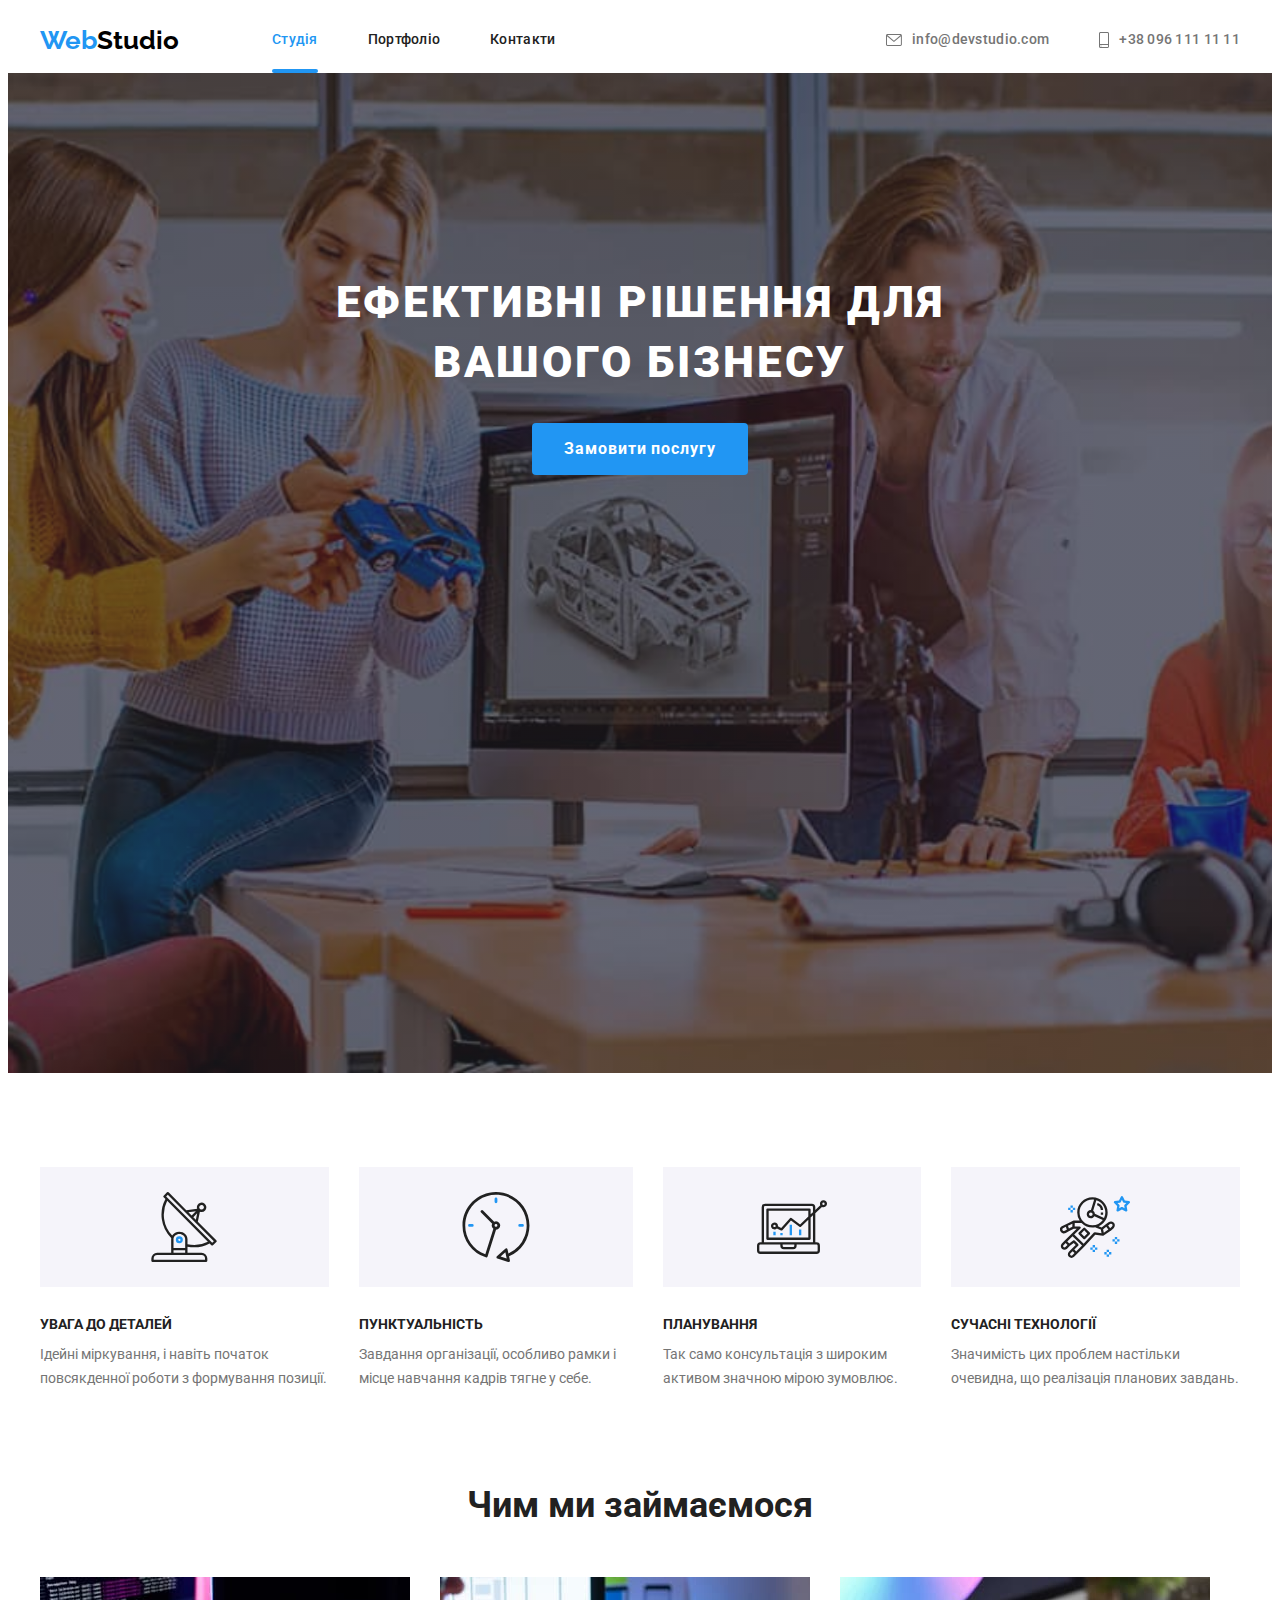
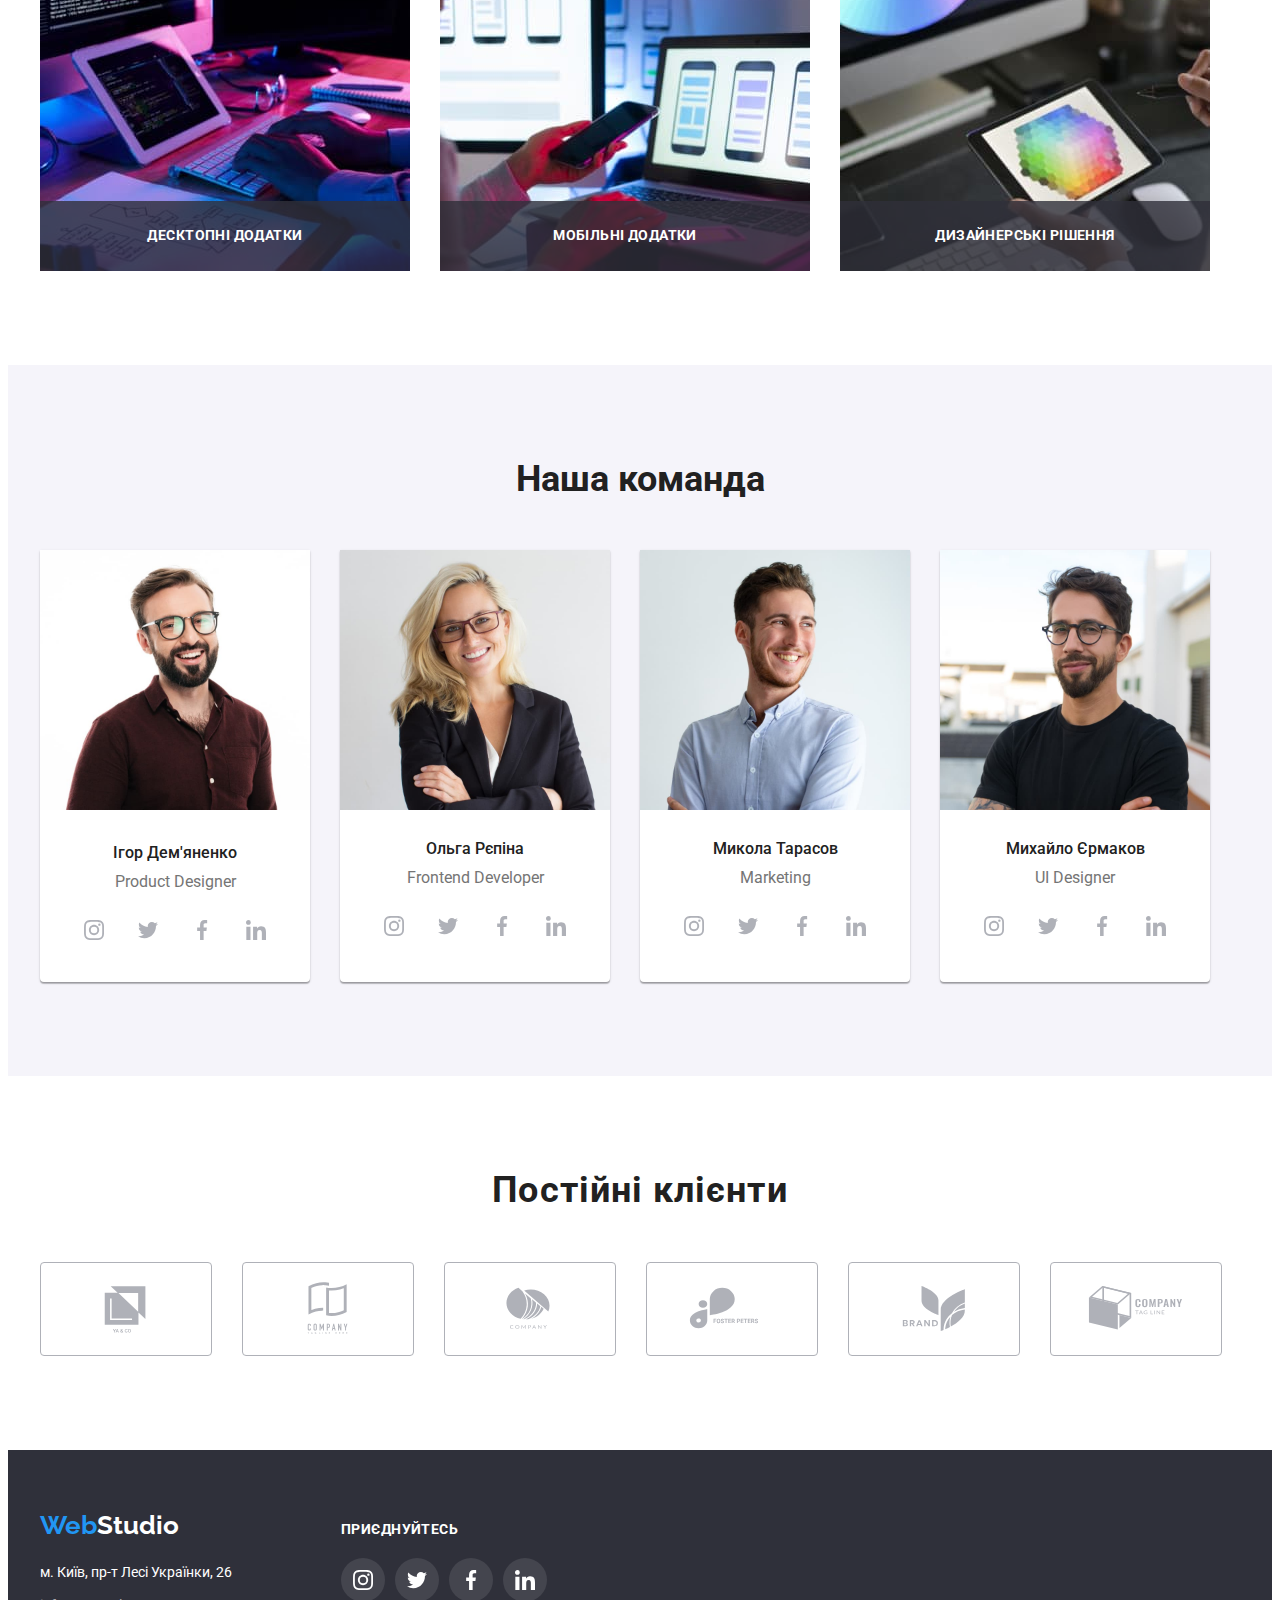
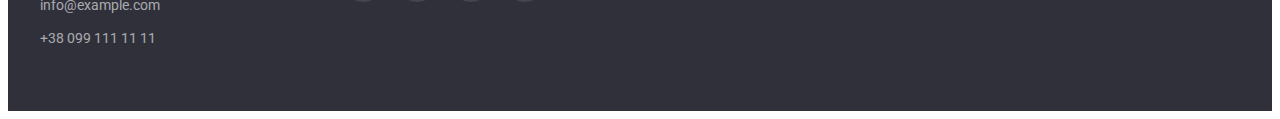
<file: index.html>
<!DOCTYPE html>
<html lang="uk">
  <head>
    <meta charset="UTF-8" />
    <meta http-equiv="X-UA-Compatible" content="IE=edge" />
    <meta name="viewport" content="width=device-width, initial-scale=1.0" />
    <link rel="preconnect" href="https://fonts.googleapis.com" />
    <link rel="preconnect" href="https://fonts.gstatic.com" crossorigin />
    <link
      href="https://fonts.googleapis.com/css2?family=Raleway:wght@700&family=Roboto:wght@400;500;700;900&display=swap"
      rel="stylesheet"
    />
    <link
      rel="stylesheet"
      href="https://cdnjs.cloudflare.com/ajax/libs/modern-normalize/1.1.0/modern-normalize.min.css"
      integrity="sha512-wpPYUAdjBVSE4KJnH1VR1HeZfpl1ub8YT/NKx4PuQ5NmX2tKuGu6U/JRp5y+Y8XG2tV+wKQpNHVUX03MfMFn9Q=="
      crossorigin="anonymous"
      referrerpolicy="no-referrer"
    />
    <link rel="stylesheet" href="css/styles.css" />
    <title>HW-5</title>
  </head>
  <body>
    <header class="header">
      <div class="container header-container">
        <a lang="en" href="./index.html" class="logo-header logo link"
          ><span class="logo-blue">Web</span>Studio</a
        >
        <ul class="header-nav list">
          <li class="header-nav-item">
            <a href="./index.html" class="header-link current link">Студія</a>
          </li>
          <li class="header-nav-item">
            <a href="./portfolio.html" class="header-link link">Портфоліо</a>
          </li>
          <li class="header-nav-item">
            <a href="" class="header-link link">Контакти</a>
          </li>
        </ul>
        <ul class="header-contacts list">
          <li class="header-contacts-item">
            <a
              href="mailto:info@devstudio.com"
              class="header-contact-list-item link"
            >
              <svg width="16" height="12" class="contacts-icon">
                <use href="./images/icons.svg#icon-envelope"></use>
              </svg>
              <div>info@devstudio.com</div></a
            >
          </li>
          <li class="header-contacts-item">
            <a href="tel:+380961111111" class="header-contact-list-item link">
              <svg width="10" height="16" class="contacts-icon">
                <use href="./images/icons.svg#icon-smartphone"></use>
              </svg>
              <div>+38 096 111 11 11</div></a
            >
          </li>
        </ul>
      </div>
    </header>
    <main>
      <section class="hero-section">
        <div class="container">
          <h1 class="hero-title">Ефективні рішення для вашого бізнесу</h1>
          <button data-modal-open type="button" class="hero-btn btn">
            Замовити послугу
          </button>
        </div>
      </section>
      <section class="benefits-section section">
        <div class="container">
          <h2 class="visually-hidden">Переваги WebStudio</h2>
          <ul class="benefits-list list">
            <li class="benefits-list-item">
              <div class="icon-benefits-bg">
                <svg width="70" height="70">
                  <use href="./images/icons.svg#icon-antenna-1"></use>
                </svg>
              </div>
              <h3 class="benefits-item-title">Увага до деталей</h3>
              <p class="benefits-caption">
                Ідейні міркування, і навіть початок повсякденної роботи з
                формування позиції.
              </p>
            </li>
            <li class="benefits-list-item">
              <div class="icon-benefits-bg">
                <svg width="70" height="70">
                  <use href="./images/icons.svg#icon-clock-1"></use>
                </svg>
              </div>
              <h3 class="benefits-item-title">Пунктуальність</h3>
              <p class="benefits-caption">
                Завдання організації, особливо рамки і місце навчання кадрів
                тягне у себе.
              </p>
            </li>
            <li class="benefits-list-item">
              <div class="icon-benefits-bg">
                <svg width="70" height="70">
                  <use href="./images/icons.svg#icon-diagram-1"></use>
                </svg>
              </div>
              <h3 class="benefits-item-title">Планування</h3>
              <p class="benefits-caption">
                Так само консультація з широким активом значною мірою зумовлює.
              </p>
            </li>
            <li class="benefits-list-item">
              <div class="icon-benefits-bg">
                <svg width="70" height="70">
                  <use href="./images/icons.svg#icon-astronaut-1"></use>
                </svg>
              </div>
              <h3 class="benefits-item-title">Сучасні технології</h3>
              <p class="benefits-caption">
                Значимість цих проблем настільки очевидна, що реалізація
                планових завдань.
              </p>
            </li>
          </ul>
        </div>
      </section>

      <section class="work-section section">
        <div class="container">
          <h2 class="work-section-title">Чим ми займаємося</h2>
          <ul class="work-section-list list">
            <li class="work-list-item">
              <div class="work-subscribe-div">
                <img
                  src="./images/what-we-do-1.jpg"
                  width="370"
                  alt="розробка ПЗ"
                  class="work-img img"
                />
                <div class="work-subscribe-back">
                  <p class="work-subscribe">Десктопні додатки</p>
                </div>
              </div>
            </li>
            <li class="work-list-item">
              <div class="work-subscribe-div">
                <img
                  src="./images/what-we-do-2.jpg"
                  width="370"
                  alt="кросплатформеність ПЗ"
                  class="work-img img"
                />
                <div class="work-subscribe-back">
                  <p class="work-subscribe">Мобільні додатки</p>
                </div>
              </div>
            </li>
            <li class="work-list-item">
              <div class="work-subscribe-div">
                <img
                  src="./images/what-we-do-3.jpg"
                  width="370"
                  alt="дизайн ПЗ"
                  class="work-img img"
                />
                <div class="work-subscribe-back">
                  <p class="work-subscribe">Дизайнерські рішення</p>
                </div>
              </div>
            </li>
          </ul>
        </div>
      </section>
      <section class="team-section section">
        <div class="container">
          <h2 class="team-section-title">Наша команда</h2>
          <ul class="team-list list">
            <li class="team-item">
              <img
                width="270"
                src="./images/team-member-1.jpg"
                alt="Product Designer Ігор Дем'яненко"
              />
              <div class="team-caption-block">
                <h3 class="team-item-title">Ігор Дем'яненко</h3>
                <p class="team-item-caption" lang="en">Product Designer</p>
                <ul class="icon-soc-list list">
                  <li class="soc-item">
                    <a href="" class="soc-link link">
                      <svg class="icon-img-soc" width="20" height="20">
                        <use href="./images/icons.svg#icon-instagram-2"></use>
                      </svg>
                    </a>
                  </li>
                  <li class="soc-item">
                    <a href="" class="soc-link link">
                      <svg class="icon-img-soc" width="20" height="20">
                        <use href="./images/icons.svg#icon-twitter-1"></use>
                      </svg>
                    </a>
                  </li>
                  <li class="soc-item">
                    <a href="" class="soc-link link">
                      <svg class="icon-img-soc" width="20" height="20">
                        <use href="./images/icons.svg#icon-facebook-1"></use>
                      </svg>
                    </a>
                  </li>
                  <li class="soc-item">
                    <a href="" class="soc-link link">
                      <svg class="icon-img-soc" width="20" height="20">
                        <use href="./images/icons.svg#icon-linkedin-1"></use>
                      </svg>
                    </a>
                  </li>
                </ul>
              </div>
            </li>
            <li class="team-item">
              <img
                width="270"
                src="./images/team-member-2.jpg"
                alt="Frontend Developer Ольга Рєпіна"
                class="img"
              />
              <div class="team-caption-block">
                <h3 class="team-item-title">Ольга Рєпіна</h3>
                <p class="team-item-caption" lang="en">Frontend Developer</p>
                <ul class="icon-soc-list list">
                  <li class="soc-item">
                    <a href="" class="soc-link link">
                      <svg class="icon-img-soc" width="20" height="20">
                        <use href="./images/icons.svg#icon-instagram-2"></use>
                      </svg>
                    </a>
                  </li>
                  <li class="soc-item">
                    <a href="" class="soc-link link">
                      <svg class="icon-img-soc" width="20" height="20">
                        <use href="./images/icons.svg#icon-twitter-1"></use>
                      </svg>
                    </a>
                  </li>
                  <li class="soc-item">
                    <a href="" class="soc-link link">
                      <svg class="icon-img-soc" width="20" height="20">
                        <use href="./images/icons.svg#icon-facebook-1"></use>
                      </svg>
                    </a>
                  </li>
                  <li class="soc-item">
                    <a href="" class="soc-link link">
                      <svg class="icon-img-soc" width="20" height="20">
                        <use href="./images/icons.svg#icon-linkedin-1"></use>
                      </svg>
                    </a>
                  </li>
                </ul>
              </div>
            </li>
            <li class="team-item">
              <img
                width="270"
                src="./images/team-member-3.jpg"
                alt="Marketing Микола Тарасов"
                class="img"
              />
              <div class="team-caption-block">
                <h3 class="team-item-title">Микола Тарасов</h3>
                <p class="team-item-caption" lang="en">Marketing</p>
                <ul class="icon-soc-list list">
                  <li class="soc-item">
                    <a href="" class="soc-link link">
                      <svg class="icon-img-soc" width="20" height="20">
                        <use href="./images/icons.svg#icon-instagram-2"></use>
                      </svg>
                    </a>
                  </li>
                  <li class="soc-item">
                    <a href="" class="soc-link link">
                      <svg class="icon-img-soc" width="20" height="20">
                        <use href="./images/icons.svg#icon-twitter-1"></use>
                      </svg>
                    </a>
                  </li>
                  <li class="soc-item">
                    <a href="" class="soc-link link">
                      <svg class="icon-img-soc" width="20" height="20">
                        <use href="./images/icons.svg#icon-facebook-1"></use>
                      </svg>
                    </a>
                  </li>
                  <li class="soc-item">
                    <a href="" class="soc-link link">
                      <svg class="icon-img-soc" width="20" height="20">
                        <use href="./images/icons.svg#icon-linkedin-1"></use>
                      </svg>
                    </a>
                  </li>
                </ul>
              </div>
            </li>
            <li class="team-item">
              <img
                width="270"
                src="./images/team-member-4.jpg"
                alt="UI Designer Михайло Єрмаков"
                class="img"
              />
              <div class="team-caption-block">
                <h3 class="team-item-title">Михайло Єрмаков</h3>
                <p class="team-item-caption" lang="en">UI Designer</p>
                <ul class="icon-soc-list list">
                  <li class="soc-item">
                    <a href="" class="soc-link link">
                      <svg class="icon-img-soc" width="20" height="20">
                        <use href="./images/icons.svg#icon-instagram-2"></use>
                      </svg>
                    </a>
                  </li>
                  <li class="soc-item">
                    <a href="" class="soc-link link">
                      <svg class="icon-img-soc" width="20" height="20">
                        <use href="./images/icons.svg#icon-twitter-1"></use>
                      </svg>
                    </a>
                  </li>
                  <li class="soc-item">
                    <a href="" class="soc-link link">
                      <svg class="icon-img-soc" width="20" height="20">
                        <use href="./images/icons.svg#icon-facebook-1"></use>
                      </svg>
                    </a>
                  </li>
                  <li class="soc-item">
                    <a href="" class="soc-link link">
                      <svg class="icon-img-soc" width="20" height="20">
                        <use href="./images/icons.svg#icon-linkedin-1"></use>
                      </svg>
                    </a>
                  </li>
                </ul>
              </div>
            </li>
          </ul>
        </div>
      </section>

      <section class="section">
        <div class="container">
          <h2 class="costumers-title">Постійні клієнти</h2>
          <ul class="costumers-list list">
            <li class="costumers-item">
              <a href="" class="costumers-link link">
                <svg class="costumers-icon" width="106" height="60">
                  <use href="./images/icons.svg#icon-Logo"></use>
                </svg>
              </a>
            </li>
            <li class="costumers-item">
              <a href="" class="costumers-link link">
                <svg class="costumers-icon" width="106" height="60">
                  <use href="./images/icons.svg#icon-Logo2"></use>
                </svg>
              </a>
            </li>
            <li class="costumers-item">
              <a href="" class="costumers-link link">
                <svg class="costumers-icon" width="106" height="60">
                  <use href="./images/icons.svg#icon-Logo3"></use>
                </svg>
              </a>
            </li>
            <li class="costumers-item">
              <a href="" class="costumers-link link">
                <svg class="costumers-icon" width="106" height="60">
                  <use href="./images/icons.svg#icon-Logo4"></use>
                </svg>
              </a>
            </li>
            <li class="costumers-item">
              <a href="" class="costumers-link link">
                <svg class="costumers-icon" width="106" height="60">
                  <use href="./images/icons.svg#icon-Logo5"></use>
                </svg>
              </a>
            </li>
            <li class="costumers-item">
              <a href="" class="costumers-link link">
                <svg class="costumers-icon" width="106" height="60">
                  <use href="./images/icons.svg#icon-Logo6"></use>
                </svg>
              </a>
            </li>
          </ul>
        </div>
      </section>
    </main>
    <footer class="footer">
      <div class="container footer-content">
        <div class="footer-address">
          <a lang="en" href="./index.html" class="logo-footer logo link"
            ><span class="logo-blue">Web</span>Studio</a
          >
          <address class="address">
            <p class="address-city">м. Київ, пр-т Лесі Українки, 26</p>
            <div class="address-block-link">
              <a class="address-mail link" href="mailto:info@example.com"
                >info@example.com</a
              >
              <a class="address-phone link" href="tel:+380991111111"
                >+38 099 111 11 11</a
              >
            </div>
          </address>
        </div>

        <div class="soc-footer">
          <h2 class="soc-footer-title">приєднуйтесь</h2>
          <ul class="icon-soc-list-footer list">
            <li class="soc-item">
              <a href="" class="soc-link footer-soc link">
                <svg class="icon-img-soc" width="20" height="20">
                  <use href="./images/icons.svg#icon-instagram-2"></use>
                </svg>
              </a>
            </li>
            <li class="soc-item">
              <a href="" class="soc-link footer-soc link">
                <svg class="icon-img-soc" width="20" height="20">
                  <use href="./images/icons.svg#icon-twitter-1"></use>
                </svg>
              </a>
            </li>
            <li class="soc-item">
              <a href="" class="soc-link footer-soc link">
                <svg class="icon-img-soc" width="20" height="20">
                  <use href="./images/icons.svg#icon-facebook-1"></use>
                </svg>
              </a>
            </li>
            <li class="soc-item">
              <a href="" class="soc-link footer-soc link">
                <svg class="icon-img-soc" width="20" height="20">
                  <use href="./images/icons.svg#icon-linkedin-1"></use>
                </svg>
              </a>
            </li>
          </ul>
        </div>
      </div>
    </footer>

    <div class="backdrop is-hidden" data-modal>
      <div class="modal">
        <button data-modal-close type="button" class="modal-close btn">
          <svg class="close-icon-svg" width="18" height="18">
            <use href="./images/icons.svg#icon-close-black"></use>
          </svg>
        </button>
      </div>
    </div>

    <script src="./js/modal.js"></script>
  </body>
</html>
</file>
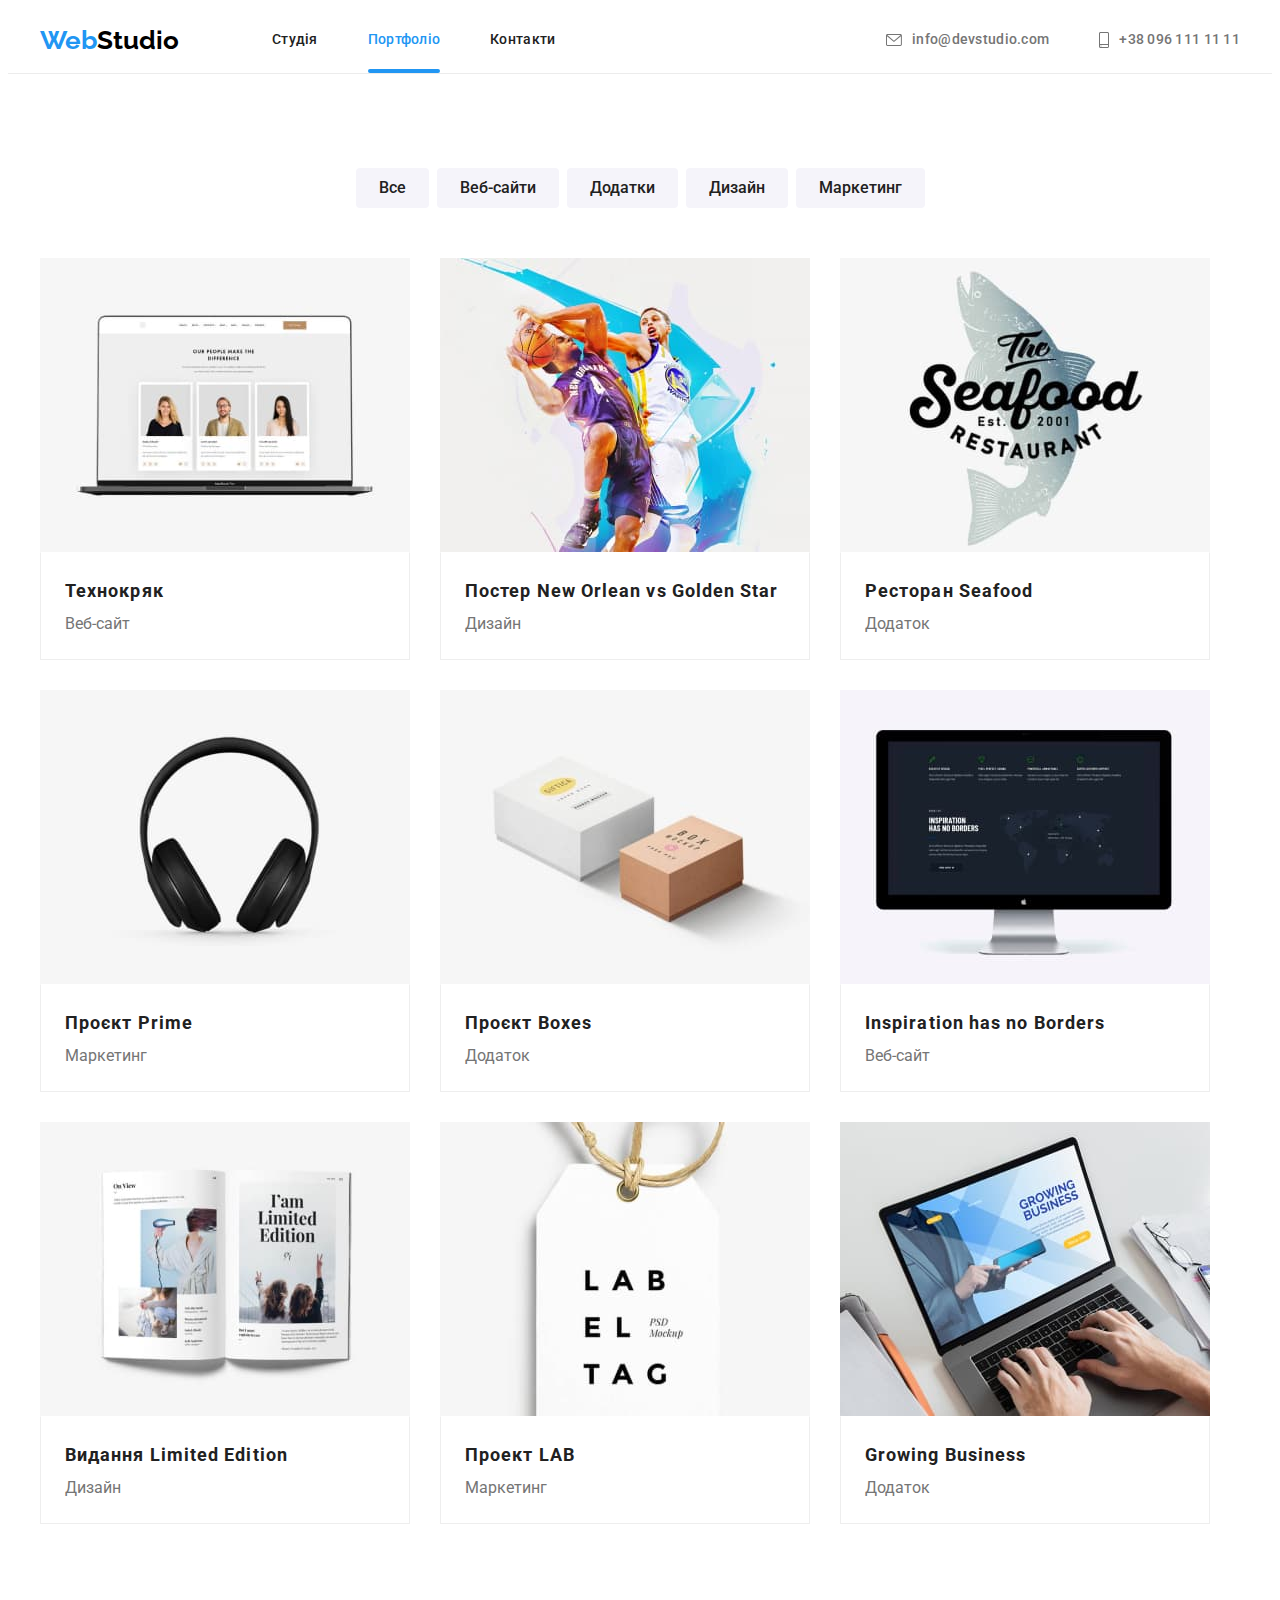
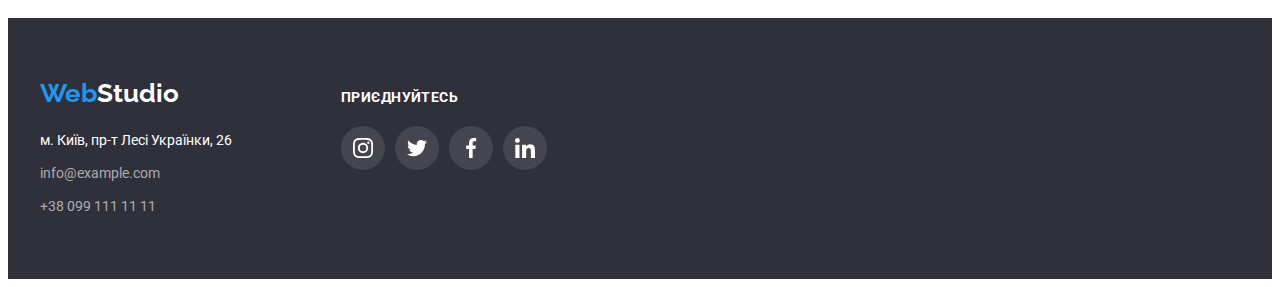
<file: portfolio.html>
<!DOCTYPE html>
<html lang="en">
  <head>
    <meta charset="UTF-8" />
    <meta http-equiv="X-UA-Compatible" content="IE=edge" />
    <meta name="viewport" content="width=device-width, initial-scale=1.0" />
    <link rel="preconnect" href="https://fonts.googleapis.com" />
    <link rel="preconnect" href="https://fonts.gstatic.com" crossorigin />
    <link
      href="https://fonts.googleapis.com/css2?family=Raleway:wght@700&family=Roboto:wght@400;500;700;900&display=swap"
      rel="stylesheet"
    />
    <link
      rel="stylesheet"
      href="https://cdnjs.cloudflare.com/ajax/libs/modern-normalize/1.1.0/modern-normalize.min.css"
      integrity="sha512-wpPYUAdjBVSE4KJnH1VR1HeZfpl1ub8YT/NKx4PuQ5NmX2tKuGu6U/JRp5y+Y8XG2tV+wKQpNHVUX03MfMFn9Q=="
      crossorigin="anonymous"
      referrerpolicy="no-referrer"
    />
    <link rel="stylesheet" href="css/styles.css" />
    <title>Portfolio</title>
  </head>
  <body>
    <header class="header header-portfolio">
      <div class="container header-container">
        <a lang="en" href="./index.html" class="logo-header logo link"
          ><span class="logo-blue">Web</span>Studio</a
        >
        <ul class="header-nav list">
          <li class="header-nav-item">
            <a href="./index.html" class="header-link link">Студія</a>
          </li>
          <li class="header-nav-item">
            <a href="./portfolio.html" class="header-link current link"
              >Портфоліо</a
            >
          </li>
          <li class="header-nav-item">
            <a href="" class="header-link link">Контакти</a>
          </li>
        </ul>
        <ul class="header-contacts list">
          <li class="header-contacts-item">
            <a
              href="mailto:info@devstudio.com"
              class="header-contact-list-item link"
            >
              <svg width="16" height="12" class="contacts-icon">
                <use href="./images/icons.svg#icon-envelope"></use>
              </svg>
              <div>info@devstudio.com</div></a
            >
          </li>
          <li class="header-contacts-item">
            <a href="tel:+380961111111" class="header-contact-list-item link">
              <svg width="10" height="16" class="contacts-icon">
                <use href="./images/icons.svg#icon-smartphone"></use>
              </svg>
              <div>+38 096 111 11 11</div></a
            >
          </li>
        </ul>
      </div>
    </header>
    <main>
      <section class="section">
        <div class="container">
          <h1 class="visually-hidden">Portfolio</h1>
          <ul class="list portfolio-nav-list">
            <li class="portfolio-list-item">
              <button class="portfolio-btn btn" type="button">Все</button>
            </li>
            <li class="portfolio-list-item">
              <button class="portfolio-btn btn" type="button">Веб-сайти</button>
            </li>
            <li class="portfolio-list-item">
              <button class="portfolio-btn btn" type="button">Додатки</button>
            </li>
            <li class="portfolio-list-item">
              <button class="portfolio-btn btn" type="button">Дизайн</button>
            </li>
            <li class="portfolio-list-item">
              <button class="portfolio-btn btn" type="button">Маркетинг</button>
            </li>
          </ul>
          <ul class="list portfolio-works-list">
            <li class="works-list-item">
              <a href="" class="works-link link">
                <div class="portfolio-contain-action">
                  <img
                    width="370"
                    src="./images/portfolio-1.jpg"
                    alt="Технокряк"
                    class="img"
                  />
                  <p class="portfolio-subscribe">
                    Ресурс пропонує комплексні пропозиції з різним рівнем
                    функціоналу та сервісів. Все це дозволить відвідувачу
                    отримати вичерпні відомості про компанію чи приватну особу.
                  </p>
                </div>
                <div class="portfolio-caption-block">
                  <h2 class="works-item-title">Технокряк</h2>
                  <p class="works-item-caption">Веб-сайт</p>
                </div>
              </a>
            </li>
            <li class="works-list-item">
              <a href="" class="works-link link">
                <div class="portfolio-contain-action">
                  <img
                    width="370"
                    src="./images/portfolio-2.jpg"
                    alt="Постер New Orlean vs Golden Star"
                    class="img"
                  />
                  <p class="portfolio-subscribe">
                    Ресурс пропонує комплексні пропозиції з різним рівнем
                    функціоналу та сервісів. Все це дозволить відвідувачу
                    отримати вичерпні відомості про компанію чи приватну особу.
                  </p>
                </div>

                <div class="portfolio-caption-block">
                  <h2 class="works-item-title">
                    Постер New Orlean vs Golden Star
                  </h2>
                  <p class="works-item-caption">Дизайн</p>
                </div>
              </a>
            </li>
            <li class="works-list-item">
              <a href="" class="works-link link">
                <div class="portfolio-contain-action">
                  <img
                    width="370"
                    src="./images/portfolio-3.jpg"
                    alt="Ресторан Seafood"
                    class="img"
                  />
                  <p class="portfolio-subscribe">
                    Ресурс пропонує комплексні пропозиції з різним рівнем
                    функціоналу та сервісів. Все це дозволить відвідувачу
                    отримати вичерпні відомості про компанію чи приватну особу.
                  </p>
                </div>

                <div class="portfolio-caption-block">
                  <h2 class="works-item-title">Ресторан Seafood</h2>
                  <p class="works-item-caption">Додаток</p>
                </div>
              </a>
            </li>
            <li class="works-list-item">
              <a href="" class="works-link link">
                <div class="portfolio-contain-action">
                  <img
                    width="370"
                    src="./images/portfolio-4.jpg"
                    alt="Проєкт Prime"
                    class="img"
                  />
                  <p class="portfolio-subscribe">
                    Ресурс пропонує комплексні пропозиції з різним рівнем
                    функціоналу та сервісів. Все це дозволить відвідувачу
                    отримати вичерпні відомості про компанію чи приватну особу.
                  </p>
                </div>

                <div class="portfolio-caption-block">
                  <h2 class="works-item-title">Проєкт Prime</h2>
                  <p class="works-item-caption">Маркетинг</p>
                </div>
              </a>
            </li>
            <li class="works-list-item">
              <a href="" class="works-link link">
                <div class="portfolio-contain-action">
                  <img
                    width="370"
                    src="./images/portfolio-5.jpg"
                    alt="Проєкт Boxes"
                    class="img"
                  />
                  <p class="portfolio-subscribe">
                    Ресурс пропонує комплексні пропозиції з різним рівнем
                    функціоналу та сервісів. Все це дозволить відвідувачу
                    отримати вичерпні відомості про компанію чи приватну особу.
                  </p>
                </div>

                <div class="portfolio-caption-block">
                  <h2 class="works-item-title">Проєкт Boxes</h2>
                  <p class="works-item-caption">Додаток</p>
                </div>
              </a>
            </li>
            <li class="works-list-item">
              <a href="" class="works-link link">
                <div class="portfolio-contain-action">
                  <img
                    width="370"
                    src="./images/portfolio-6.jpg"
                    alt="Inspiration has no Borders"
                    class="img"
                  />
                  <p class="portfolio-subscribe">
                    Ресурс пропонує комплексні пропозиції з різним рівнем
                    функціоналу та сервісів. Все це дозволить відвідувачу
                    отримати вичерпні відомості про компанію чи приватну особу.
                  </p>
                </div>

                <div class="portfolio-caption-block">
                  <h2 class="works-item-title">Inspiration has no Borders</h2>
                  <p class="works-item-caption">Веб-сайт</p>
                </div>
              </a>
            </li>
            <li class="works-list-item">
              <a href="" class="works-link link">
                <div class="portfolio-contain-action">
                  <img
                    width="370"
                    src="./images/portfolio-7.jpg"
                    alt="Видання Limited Edition"
                    class="img"
                  />
                  <p class="portfolio-subscribe">
                    Ресурс пропонує комплексні пропозиції з різним рівнем
                    функціоналу та сервісів. Все це дозволить відвідувачу
                    отримати вичерпні відомості про компанію чи приватну особу.
                  </p>
                </div>

                <div class="portfolio-caption-block">
                  <h2 class="works-item-title">Видання Limited Edition</h2>
                  <p class="works-item-caption">Дизайн</p>
                </div>
              </a>
            </li>
            <li class="works-list-item">
              <a href="" class="works-link link">
                <div class="portfolio-contain-action">
                  <img
                    width="370"
                    src="./images/portfolio-8.jpg"
                    alt="Проект LAB"
                    class="img"
                  />
                  <p class="portfolio-subscribe">
                    Ресурс пропонує комплексні пропозиції з різним рівнем
                    функціоналу та сервісів. Все це дозволить відвідувачу
                    отримати вичерпні відомості про компанію чи приватну особу.
                  </p>
                </div>

                <div class="portfolio-caption-block">
                  <h2 class="works-item-title">Проект LAB</h2>
                  <p class="works-item-caption">Маркетинг</p>
                </div>
              </a>
            </li>
            <li class="works-list-item">
              <a href="" class="works-link link">
                <div class="portfolio-contain-action">
                  <img
                    width="370"
                    src="./images/portfolio-9.jpg"
                    alt="Growing Business"
                    class="img"
                  />
                  <p class="portfolio-subscribe">
                    Ресурс пропонує комплексні пропозиції з різним рівнем
                    функціоналу та сервісів. Все це дозволить відвідувачу
                    отримати вичерпні відомості про компанію чи приватну особу.
                  </p>
                </div>

                <div class="portfolio-caption-block">
                  <h2 class="works-item-title">Growing Business</h2>
                  <p class="works-item-caption">Додаток</p>
                </div>
              </a>
            </li>
          </ul>
        </div>
      </section>
    </main>
    <footer class="footer">
      <div class="container footer-content">
        <div class="footer-address">
          <a lang="en" href="./index.html" class="logo-footer logo link"
            ><span class="logo-blue">Web</span>Studio</a
          >
          <address class="address">
            <p class="address-city">м. Київ, пр-т Лесі Українки, 26</p>
            <div class="address-block-link">
              <a class="address-mail link" href="mailto:info@example.com"
                >info@example.com</a
              >
              <a class="address-phone link" href="tel:+380991111111"
                >+38 099 111 11 11</a
              >
            </div>
          </address>
        </div>

        <div class="soc-footer">
          <h2 class="soc-footer-title">приєднуйтесь</h2>
          <ul class="icon-soc-list-footer list">
            <li class="soc-item">
              <a href="" class="soc-link footer-soc link">
                <svg class="icon-img-soc" width="20" height="20">
                  <use href="./images/icons.svg#icon-instagram-2"></use>
                </svg>
              </a>
            </li>
            <li class="soc-item">
              <a href="" class="soc-link footer-soc link">
                <svg class="icon-img-soc" width="20" height="20">
                  <use href="./images/icons.svg#icon-twitter-1"></use>
                </svg>
              </a>
            </li>
            <li class="soc-item">
              <a href="" class="soc-link footer-soc link">
                <svg class="icon-img-soc" width="20" height="20">
                  <use href="./images/icons.svg#icon-facebook-1"></use>
                </svg>
              </a>
            </li>
            <li class="soc-item">
              <a href="" class="soc-link footer-soc link">
                <svg class="icon-img-soc" width="20" height="20">
                  <use href="./images/icons.svg#icon-linkedin-1"></use>
                </svg>
              </a>
            </li>
          </ul>
        </div>
      </div>
    </footer>
  </body>
</html>
</file>
<file: css/styles.css>
body {
  color: #757575;
  font-family: "Roboto", sans-serif;
}

p,
h1,
h2,
h3,
h4,
h5,
h6 {
  margin: 0;
}

ul {
  margin: 0;
  padding: 0;
}

:root {
  --f-s-backgroud-color: #2f303a;
  --link-logo-blue: #2196f3;
  --white-color: #ffffff;
  --title-color: #212121;
}

.section {
  padding-top: 94px;
  padding-bottom: 94px;
}

.container {
  width: 1200px;
  margin: 0 auto;
  padding-left: 15px;
  padding-right: 15px;
}

.visually-hidden {
  position: absolute;
  white-space: nowrap;
  width: 1px;
  height: 1px;
  overflow: hidden;
  border: 0;
  padding: 0;
  clip: rect(0 0 0 0);
  clip-path: inset(50%);
  margin: -1px;
}

.list {
  list-style: none;
}

.link {
  text-decoration: none;
  color: inherit;
}

.img {
  display: block;
}

.btn {
  cursor: pointer;
  font-family: inherit;
  border: 1px solid transparent;
}

.header-link.current {
  position: relative;
  color: var(--link-logo-blue);
}

/* --------------------------Header styles------------------------------- */

.logo-header {
  color: #000000;

  font-family: "Raleway", sans-serif;
  font-weight: 700;
  font-size: 26px;
  line-height: 1.19;
}

.logo-blue {
  color: var(--link-logo-blue);
}

.header-link {
  color: var(--title-color);

  padding-top: 24px;
  padding-bottom: 25px;
}

.header-link:hover,
.header-link:focus {
  color: var(--link-logo-blue);
}

.header-contact-list-item,
.header-link {
  display: flex;
  align-items: center;
  fill: currentColor;

  font-weight: 500;
  font-size: 14px;
  line-height: 1.14;
  letter-spacing: 0.02em;

  transition: color 250ms cubic-bezier(0.4, 0, 0.2, 1);
}

.header-contact-list-item:hover,
.header-contact-list-item:focus {
  color: var(--link-logo-blue);
}

.contacts-icon {
  margin-right: 10px;
}

/* -----------------------main sstyles-------------------- */
/* HERO section */
.hero-section {
  background-color: var(--f-s-backgroud-color);

  max-width: 1600px;
  height: 600px;
  margin-left: auto;
  margin-right: auto;
  background-image: linear-gradient(
      rgba(47, 48, 58, 0.4),
      rgba(47, 48, 58, 0.4)
    ),
    url(../images/hero-bg.jpg);
  background-size: cover;
  background-position: center;
}

.hero-title {
  color: var(--white-color);
  text-align: center;

  width: 696px;
  margin: 0 auto;

  font-weight: 900;
  font-size: 44px;
  line-height: 1.36;
  text-align: center;
  letter-spacing: 0.06em;
  text-transform: uppercase;
}

.hero-btn {
  display: block;

  color: var(--white-color);
  background-color: var(--link-logo-blue);

  border-radius: 4px;
  width: 216px;
  margin: 0 auto;
  margin-top: 30px;
  padding: 10px;

  font-weight: 700;
  font-size: 16px;
  line-height: 1.88;
  letter-spacing: 0.06em;

  transition: background-color 250ms cubic-bezier(0.4, 0, 0.2, 1);
}

.hero-btn:hover,
.hero-btn:focus {
  background-color: #188ce8;
}

/* benefots section */
.benefits-item-title {
  color: var(--title-color);

  font-weight: 700;
  font-size: 14px;
  line-height: 1.14;
  text-transform: uppercase;
}

.benefits-caption {
  font-size: 14px;
  line-height: 1.71;

  margin-top: 10px;
}

/* work section */

.work-section-title,
.team-section-title {
  color: var(--title-color);

  font-weight: 700;
  font-size: 36px;
  line-height: 1.16;
  text-align: center;
}

/* our team section */

.team-section {
  background-color: #f5f4fa;
}

.team-item-title {
  color: var(--title-color);

  font-weight: 500;
  font-size: 16px;
  line-height: 1.18;
  text-align: center;
}
.team-item-caption {
  margin-top: 10px;

  font-size: 16px;
  line-height: 1.18;
  text-align: center;
}

/* FOOTER */
/* address */
.footer {
  background-color: var(--f-s-backgroud-color);
  padding-top: 60px;
  padding-bottom: 60px;
}

.logo-footer {
  color: var(--white-color);

  font-family: "Raleway", sans-serif;
  font-weight: 700;
  font-size: 26px;
  line-height: 1.19;
}
.address {
  font-style: normal;
}
.address-city {
  color: var(--white-color);

  font-size: 14px;
  line-height: 1.71;
  margin-top: 20px;
}
.address-mail,
.address-phone {
  color: rgba(255, 255, 255, 0.6);

  margin-top: 9px;

  font-size: 14px;
  line-height: 1.71;

  transition: color 250ms cubic-bezier(0.4, 0, 0.2, 1);
}

.address-mail:hover,
.address-phone:hover,
.address-mail:focus,
.address-phone:focus {
  color: var(--link-logo-blue);
}

/* ----------------Portfolio html------------------ */

/* portfolio section */

.portfolio-btn {
  color: var(--title-color);
  background-color: #f5f4fa;

  border-radius: 4px;
  font-weight: 500;
  font-size: 16px;
  line-height: 1.62;
  text-align: center;

  padding: 6px 22px;

  transition: color 250ms cubic-bezier(0.4, 0, 0.2, 1),
    background-color 250ms cubic-bezier(0.4, 0, 0.2, 1);
}

.portfolio-btn:hover,
.portfolio-btn:focus {
  color: var(--white-color);
  background-color: var(--link-logo-blue);
}

.works-item-title {
  color: var(--title-color);

  font-weight: 700;
  font-size: 18px;
  line-height: 2;
  letter-spacing: 0.06em;
}
.works-item-caption {
  font-size: 16px;
  line-height: 1.88;
}

/* --------------pozition----------------- */

/* .header {
  padding-top: 24px;
  padding-bottom: 25px;
}
 */
.hero-section {
  padding-top: 200px;
  padding-bottom: 200px;
}

.section {
  padding-top: 94px;
  padding-bottom: 94px;
}

.work-section {
  padding-top: 0px;
}

.work-section-list {
  margin-top: 50px;

  column-gap: 30px;
  display: flex;
}

.work-list-item {
  width: calc((100%-60) / 3);
}

.team-list {
  margin-top: 50px;

  display: flex;
  column-gap: 30px;
}

.team-caption-block {
  padding-top: 30px;
  padding-bottom: 30px;
}

.address-block-link {
  display: flex;
  flex-direction: column;
}

.team-item {
  width: 270px;

  background-color: #ffffff;
  box-shadow: 0px 1px 3px rgba(0, 0, 0, 0.12), 0px 1px 1px rgba(0, 0, 0, 0.14),
    0px 2px 1px rgba(0, 0, 0, 0.2);
  border-radius: 0px 0px 4px 4px;
}

.benefits-list {
  display: flex;

  column-gap: 30px;
}

.benefits-list-item {
  width: calc((100%-90px) / 4);
}

.header-nav {
  display: flex;

  margin-left: 93px;
}

.header-nav-item:not(:last-child) {
  margin-right: 50px;
}

.header-contacts {
  display: flex;

  margin-left: auto;
}

.header-contacts-item:not(:last-child) {
  margin-right: 50px;
}

.header-container {
  display: flex;

  align-items: center;
}

.header-portfolio {
  border-bottom: 1px solid #ececec;
}

.portfolio-nav-list {
  display: flex;

  justify-content: center;
}

.portfolio-list-item:not(:last-child) {
  margin-right: 8px;
}

.portfolio-list-item {
  transition: box-shadow 250ms cubic-bezier(0.4, 0, 0.2, 1);
}

.portfolio-list-item:hover,
.portfolio-list-item:focus {
  box-shadow: 0px 3px 1px rgba(0, 0, 0, 0.1), 0px 1px 2px rgba(0, 0, 0, 0.08),
    0px 2px 2px rgba(0, 0, 0, 0.12);
  border-radius: 4px;
}

.portfolio-works-list {
  margin-top: 50px;

  display: flex;
  flex-wrap: wrap;
  gap: 30px;
}

.portfolio-caption-block {
  padding: 20px 24px;

  border: 1px solid #eeeeee;
  border-top: 1px solid transparent;
}

/* border: 1px solid #EEEEEE; */

.icon-benefits-bg {
  display: flex;
  align-items: center;
  justify-content: center;

  width: 100%;
  height: 120px;

  background-color: #f5f4fa;
  margin-bottom: 30px;
}

.icon-soc-list {
  display: flex;
  justify-content: center;
  gap: 10px;

  margin-top: 16px;
}

.soc-link {
  display: flex;

  align-items: center;
  justify-content: center;

  width: 44px;
  height: 44px;
  border-radius: 50%;
  fill: #afb1b8;

  transition: background-color 250ms cubic-bezier(0.4, 0, 0.2, 1),
    fill 250ms cubic-bezier(0.4, 0, 0.2, 1);
}

.soc-link:hover,
.soc-link:focus {
  background-color: var(--link-logo-blue);
  fill: #ffffff;
}

.costumers-title {
  text-align: center;

  font-weight: 700;
  font-size: 36px;
  line-height: 1.16;
  text-align: center;
  letter-spacing: 0.03em;

  color: var(--title-color);
}

.costumers-list {
  display: flex;
  gap: 30px;

  margin-top: 50px;
}

.costumers-link {
  color: #afb1b8;

  display: flex;
  align-items: center;
  justify-content: center;
  width: 170px;
  height: 92px;

  border: 1px solid #afb1b8;
  border-radius: 4px;

  transition: border-color 250ms cubic-bezier(0.4, 0, 0.2, 1),
    color 250ms cubic-bezier(0.4, 0, 0.2, 1);
}

.costumers-link:hover,
.costumers-link:focus {
  border-color: var(--link-logo-blue);
  color: var(--link-logo-blue);
}

.costumers-icon {
  fill: currentColor;
}

.icon-soc-list-footer {
  display: flex;
  gap: 10px;

  margin-top: 20px;
}

.container.footer-content {
  display: flex;
}

.soc-footer-title {
  font-family: "Roboto";
  font-style: normal;
  font-weight: 700;
  font-size: 14px;
  line-height: 1.14;
  letter-spacing: 0.03em;
  text-transform: uppercase;

  color: var(--white-color);
}

.soc-footer {
  margin-left: 70px;

  padding-top: 12px;
}

.footer-address {
  width: 231px;
}

.soc-link.footer-soc {
  background-color: rgba(255, 255, 255, 0.1);
  fill: var(--white-color);

  transition: background-color 250ms cubic-bezier(0.4, 0, 0.2, 1);
}

.soc-link.footer-soc:hover,
.soc-link.footer-soc:focus {
  background-color: var(--link-logo-blue);
}

.works-link {
  display: block;

  transition: box-shadow 250ms cubic-bezier(0.4, 0, 0.2, 1);
}

.works-link:hover,
.works-link:focus {
  box-shadow: 0px 1px 1px rgba(0, 0, 0, 0.12), 0px 4px 4px rgba(0, 0, 0, 0.06),
    1px 4px 6px rgba(0, 0, 0, 0.16);
}

/* modal  */

.backdrop {
  width: 100%;
  height: 100%;
  position: fixed;
  top: 0;
  background-color: rgba(0, 0, 0, 0.2);

  transition: opacity 500ms linear, visibility 500ms linear;
}

.modal {
  position: absolute;
  top: 50%;
  left: 50%;

  transform: translate(-50%, -50%) scale(1);
  transition: transform 500ms linear;

  width: 528px;
  min-height: 581px;

  background-color: var(--white-color);
  box-shadow: 0px 1px 3px rgba(0, 0, 0, 0.12), 0px 1px 1px rgba(0, 0, 0, 0.14),
    0px 2px 1px rgba(0, 0, 0, 0.2);
  border-radius: 4px;
}

.modal-close {
  position: absolute;

  display: flex;
  align-items: center;
  justify-content: center;

  top: 8px;
  right: 8px;

  width: 30px;
  height: 30px;
  border-radius: 50%;
  background-color: var(--white-color);
  border: 1px solid rgba(0, 0, 0, 0.1);

  transition: background-color 250ms cubic-bezier(0.4, 0, 0.2, 1);
}

.close-icon-svg {
  transition: transform 250ms cubic-bezier(0.4, 0, 0.2, 1);
}

.modal-close:hover .close-icon-svg {
  transform: rotate(360deg);
}

.modal-close:hover {
  background-color: rgba(226, 220, 220, 0.829);
}

.is-hidden {
  opacity: 0;
  visibility: hidden;
  pointer-events: none;
}

.backdrop.is-hidden .modal {
  transform: translate(-50%, -50%) scale(0);
}

.header-link.current::after {
  content: "";

  position: absolute;
  bottom: 0;

  width: 100%;
  height: 4px;

  background: var(--link-logo-blue);
  border-radius: 2px;
}

.work-subscribe-div {
  position: relative;
}

.work-subscribe-back {
  position: absolute;
  bottom: 0;

  width: 100%;
  height: 70px;

  background-color: rgba(47, 48, 58, 0.8);

  display: flex;
  justify-content: center;
  align-items: center;
}

.work-subscribe {
  font-weight: 700;
  font-size: 14px;
  line-height: 1.14;
  text-align: center;
  letter-spacing: 0.03em;
  text-transform: uppercase;

  color: var(--white-color);
}

.portfolio-contain-action {
  position: relative;

  overflow: hidden;
}

.portfolio-subscribe {
  position: absolute;

  top: 0;
  left: 0;

  height: 100%;
  padding: 63px 24px;

  background-color: rgba(33, 150, 243, 0.9);

  font-weight: 400;
  font-size: 18px;
  line-height: 1.56;
  letter-spacing: 0.03em;
  color: var(--white-color);

  transform: translateY(100%);
  transition: transform 250ms cubic-bezier(0.4, 0, 0.2, 1);
}

.works-list-item:hover .portfolio-subscribe {
  transform: translateY(0);
}
</file>
